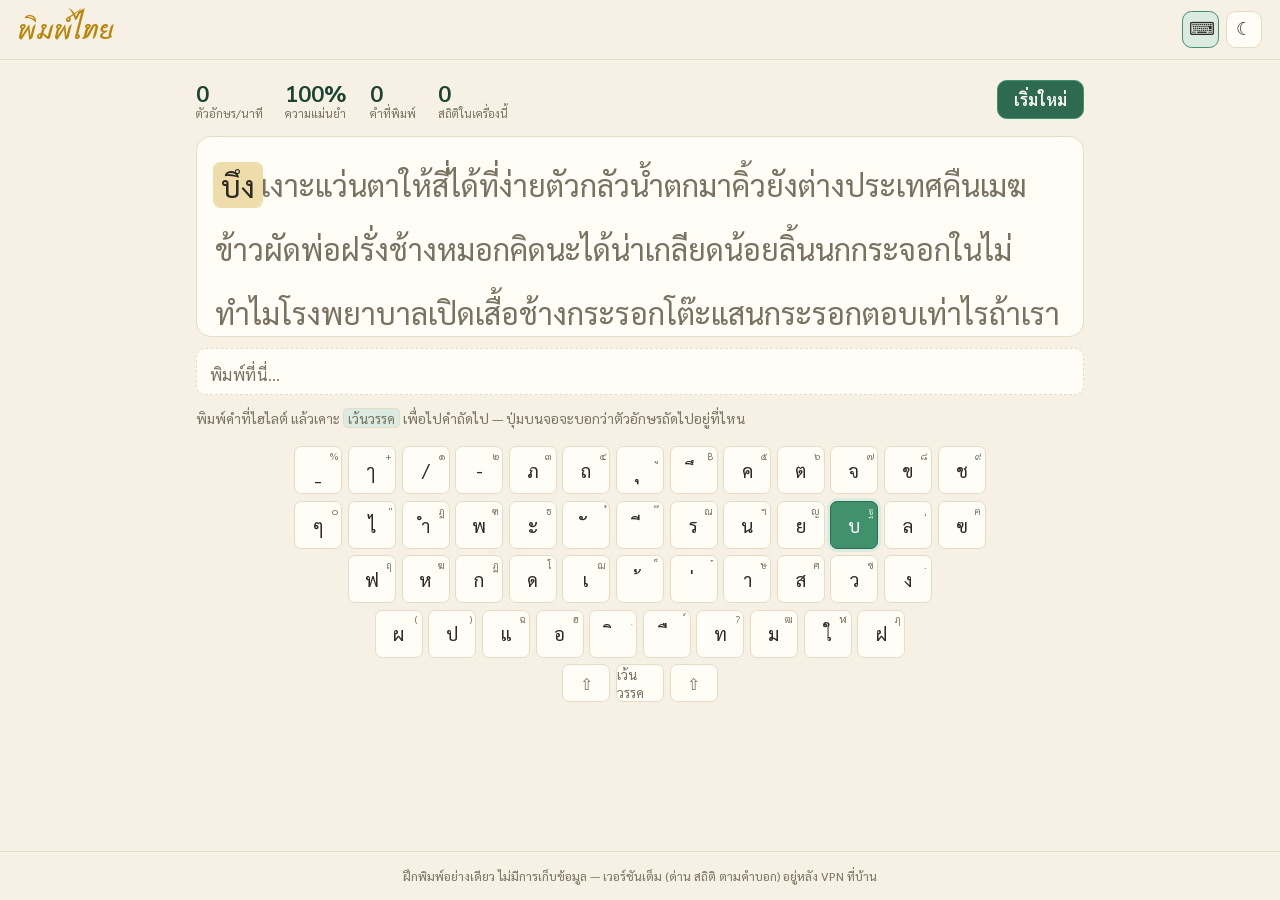
<file: docs/index.html>
<!doctype html>
<html lang="th">
<head>
<meta charset="utf-8">
<meta name="viewport" content="width=device-width, initial-scale=1, maximum-scale=1">
<title>พิมพ์ไทย — ฝึกพิมพ์</title>
<meta name="description" content="ฝึกพิมพ์ภาษาไทย เล่นได้จากคีย์บอร์ดใดก็ได้ ไม่ต้องตั้งค่าภาษาไทยในเครื่อง">
<link rel="icon" href="data:image/svg+xml,<svg xmlns='http://www.w3.org/2000/svg' viewBox='0 0 100 100'><text y='.9em' font-size='90'>🌿</text></svg>">
<link rel="stylesheet" href="app.css">
</head>
<body>
<header>
  <h1>พิมพ์ไทย</h1>
  <div class="tools">
    <button id="kbd-toggle" class="tool" title="แป้นพิมพ์บนจอ" aria-pressed="true">⌨</button>
    <button id="theme" class="tool" title="สลับกลางวัน/กลางคืน">☾</button>
  </div>
</header>

<main>
  <div class="stats">
    <div class="stat"><b id="cpm">0</b><span>ตัวอักษร/นาที</span></div>
    <div class="stat"><b id="acc">100%</b><span>ความแม่นยำ</span></div>
    <div class="stat"><b id="done">0</b><span>คำที่พิมพ์</span></div>
    <div class="stat"><b id="best">0</b><span>สถิติในเครื่องนี้</span></div>
    <button id="restart" class="btn">เริ่มใหม่</button>
  </div>

  <section id="stream" class="stream" aria-live="off"></section>

  <div id="echo" class="echo empty" aria-hidden="true"></div>

  <p class="hint">พิมพ์คำที่ไฮไลต์ แล้วเคาะ <kbd>เว้นวรรค</kbd> เพื่อไปคำถัดไป — ปุ่มบนจอจะบอกว่าตัวอักษรถัดไปอยู่ที่ไหน</p>

  <div id="keyboard" class="keyboard"></div>
</main>

<footer>
  ฝึกพิมพ์อย่างเดียว ไม่มีการเก็บข้อมูล — เวอร์ชันเต็ม (ด่าน สถิติ ตามคำบอก) อยู่หลัง VPN ที่บ้าน
</footer>

<script type="module" src="game.js"></script>
</body>
</html>
</file>
<file: docs/app.css>
/* Standalone practice page — rice-paper, jungle green, temple gold, matching the
   full app's palette. Self-contained: fonts under fonts/ (copied from the app by
   tools/build-pages.sh), no external requests. */

@font-face { font-family:'Sarabun'; font-weight:400; font-display:swap;
  src:url(fonts/sarabun-400-thai.woff2) format('woff2');
  unicode-range:U+02D7,U+0303,U+0331,U+0E01-0E5B,U+200C-200D,U+25CC; }
@font-face { font-family:'Sarabun'; font-weight:400; font-display:swap;
  src:url(fonts/sarabun-400-latin.woff2) format('woff2');
  unicode-range:U+0000-00FF,U+0131,U+0152-0153,U+2000-206F,U+2122,U+2212; }
@font-face { font-family:'Sarabun'; font-weight:600; font-display:swap;
  src:url(fonts/sarabun-600-thai.woff2) format('woff2');
  unicode-range:U+02D7,U+0303,U+0331,U+0E01-0E5B,U+200C-200D,U+25CC; }
@font-face { font-family:'Sarabun'; font-weight:600; font-display:swap;
  src:url(fonts/sarabun-600-latin.woff2) format('woff2');
  unicode-range:U+0000-00FF,U+0131,U+0152-0153,U+2000-206F,U+2122,U+2212; }
@font-face { font-family:'Srisakdi'; font-weight:700; font-display:swap;
  src:url(fonts/srisakdi-700-thai.woff2) format('woff2');
  unicode-range:U+02D7,U+0303,U+0331,U+0E01-0E5B,U+200C-200D,U+25CC; }
@font-face { font-family:'Srisakdi'; font-weight:700; font-display:swap;
  src:url(fonts/srisakdi-700-latin.woff2) format('woff2');
  unicode-range:U+0000-00FF,U+0131,U+0152-0153,U+2000-206F,U+2122,U+2212; }

:root {
  --paper:#f6f1e4; --card:#fffdf6; --ink:#2c2a24; --ink-soft:#7a7261;
  --green-900:#1b4332; --green-700:#2d6a4f; --green-500:#40916c; --green-100:#dcebe1;
  --gold:#b8860b; --gold-hi:#d4a72c; --gold-soft:#eeddab; --red:#b23a3f; --red-soft:#f3dcda;
  --line:#e4dcc6;
}
html[data-theme="dark"] {
  --paper:#131a15; --card:#1b2620; --ink:#e8e2d1; --ink-soft:#9b937e;
  --green-900:#9fd3b4; --green-700:#2f7a58; --green-500:#58b183; --green-100:#24352b;
  --gold:#d2a52e; --gold-hi:#e8c258; --gold-soft:#4a3d17; --red:#e08080; --red-soft:#4a2624;
  --line:#2c3a30;
}

* { box-sizing:border-box; }
html,body { margin:0; }
body {
  color:var(--ink); background:var(--paper);
  font-family:'Sarabun','Noto Sans Thai','Leelawadee UI',Tahoma,sans-serif;
  min-height:100vh; display:flex; flex-direction:column;
  -webkit-text-size-adjust:100%;
}

header {
  display:flex; align-items:center; justify-content:space-between;
  padding:.7rem 1.1rem; border-bottom:1px solid var(--line);
}
h1 { margin:0; font-family:'Srisakdi','Noto Serif Thai',serif; font-weight:700;
  font-size:1.9rem; color:var(--gold); line-height:1; }
.tools { display:flex; gap:.4rem; }
.tool {
  font-size:1.1rem; width:2.3rem; height:2.3rem; border-radius:.6rem;
  border:1px solid var(--line); background:var(--card); color:var(--ink); cursor:pointer;
}
.tool:hover { border-color:var(--gold); }
.tool[aria-pressed="true"] { background:var(--green-100); border-color:var(--green-500); }

main { flex:1; width:100%; max-width:920px; margin:0 auto; padding:1.2rem 1rem 2rem; }

.stats { display:flex; flex-wrap:wrap; align-items:center; gap:.6rem 1.4rem; margin-bottom:1rem; }
.stat { display:flex; flex-direction:column; line-height:1.15; }
.stat b { font-size:1.5rem; color:var(--green-900); font-weight:600; }
.stat span { font-size:.72rem; color:var(--ink-soft); }
.btn {
  margin-left:auto; font:inherit; font-weight:600; padding:.5rem 1rem; border-radius:.6rem;
  border:1px solid var(--green-500); background:var(--green-700); color:#fff; cursor:pointer;
}
html[data-theme="dark"] .btn { color:#0f1a13; }
.btn:hover { background:var(--green-500); }

.stream {
  background:var(--card); border:1px solid var(--line); border-radius:.9rem;
  padding:1rem 1.1rem; font-size:1.9rem; line-height:2.1; height:6.6em; overflow:hidden;
  word-spacing:.35em;
}
.w { color:var(--ink-soft); }
.w.done { color:var(--green-500); opacity:.6; }
.w.cur {
  color:var(--ink); background:var(--gold-soft); border-radius:.35rem;
  padding:.05em .2em; box-shadow:0 0 0 2px var(--gold-soft);
}
.w.cur.bad { background:var(--red-soft); box-shadow:0 0 0 2px var(--red-soft); }

.echo {
  margin:.7rem 0 0; min-height:2.4rem; padding:.4rem .8rem; border-radius:.6rem;
  border:1px dashed var(--line); font-size:1.5rem; color:var(--green-900);
  background:var(--card); letter-spacing:.02em;
}
.echo.bad { color:var(--red); border-color:var(--red); }
.echo.empty::before { content:'พิมพ์ที่นี่…'; color:var(--ink-soft); font-size:1rem; }

.hint { color:var(--ink-soft); font-size:.85rem; margin:.9rem 0 1.2rem; }
kbd { font:inherit; background:var(--green-100); border:1px solid var(--line);
  border-radius:.3rem; padding:0 .3em; }

/* on-screen keyboard */
.keyboard { display:flex; flex-direction:column; gap:.4rem; align-items:center;
  user-select:none; }
.keyboard.hidden { display:none; }
.kbd-row { display:flex; gap:.35rem; justify-content:center; width:100%; }
.kbd-key {
  position:relative; flex:1 1 0; min-width:0; aspect-ratio:1/1; max-width:3rem;
  display:flex; align-items:center; justify-content:center;
  border:1px solid var(--line); border-radius:.45rem; background:var(--card);
  font-size:1.15rem; color:var(--ink);
}
.kbd-base { line-height:1; }
.kbd-shift { position:absolute; top:.12rem; right:.22rem; font-size:.62rem; color:var(--ink-soft); }
.kbd-key.next { background:var(--green-500); color:#fff; border-color:var(--green-700);
  box-shadow:0 0 0 3px var(--green-100); }
.kbd-key.next .kbd-shift { color:rgba(255,255,255,.75); }
.kbd-key.next-shift { background:var(--gold); color:#fff; border-color:var(--gold-hi);
  box-shadow:0 0 0 3px var(--gold-soft); }
.kbd-mod { flex:0 0 3.2rem; aspect-ratio:auto; height:2.4rem; font-size:1rem; color:var(--ink-soft); }
.kbd-space { flex:0 0 46%; aspect-ratio:auto; height:2.4rem; font-size:.85rem; color:var(--ink-soft); }

footer { text-align:center; color:var(--ink-soft); font-size:.78rem;
  padding:1rem; border-top:1px solid var(--line); }

@media (max-width:560px) {
  .stream { font-size:1.5rem; }
  .kbd-key { font-size:.95rem; border-radius:.35rem; }
  .kbd-shift { font-size:.5rem; }
  h1 { font-size:1.6rem; }
}
</file>
